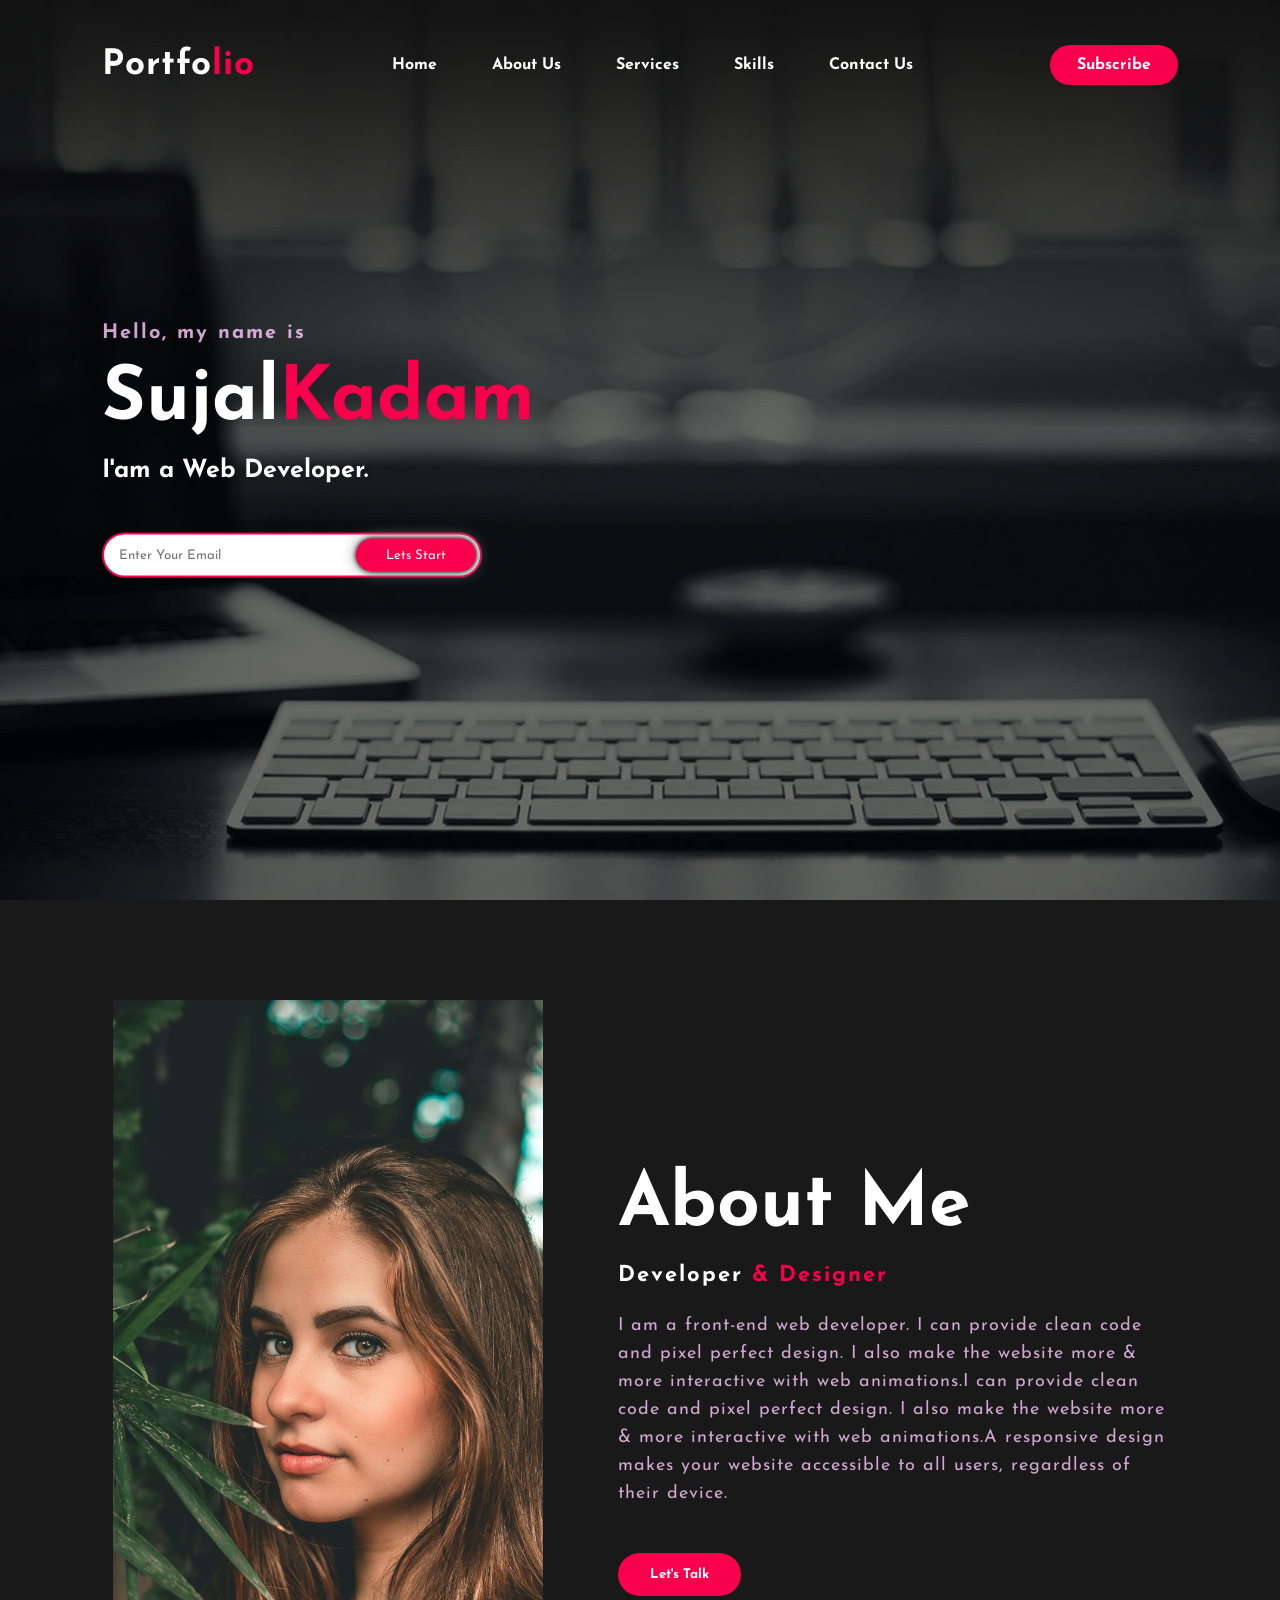
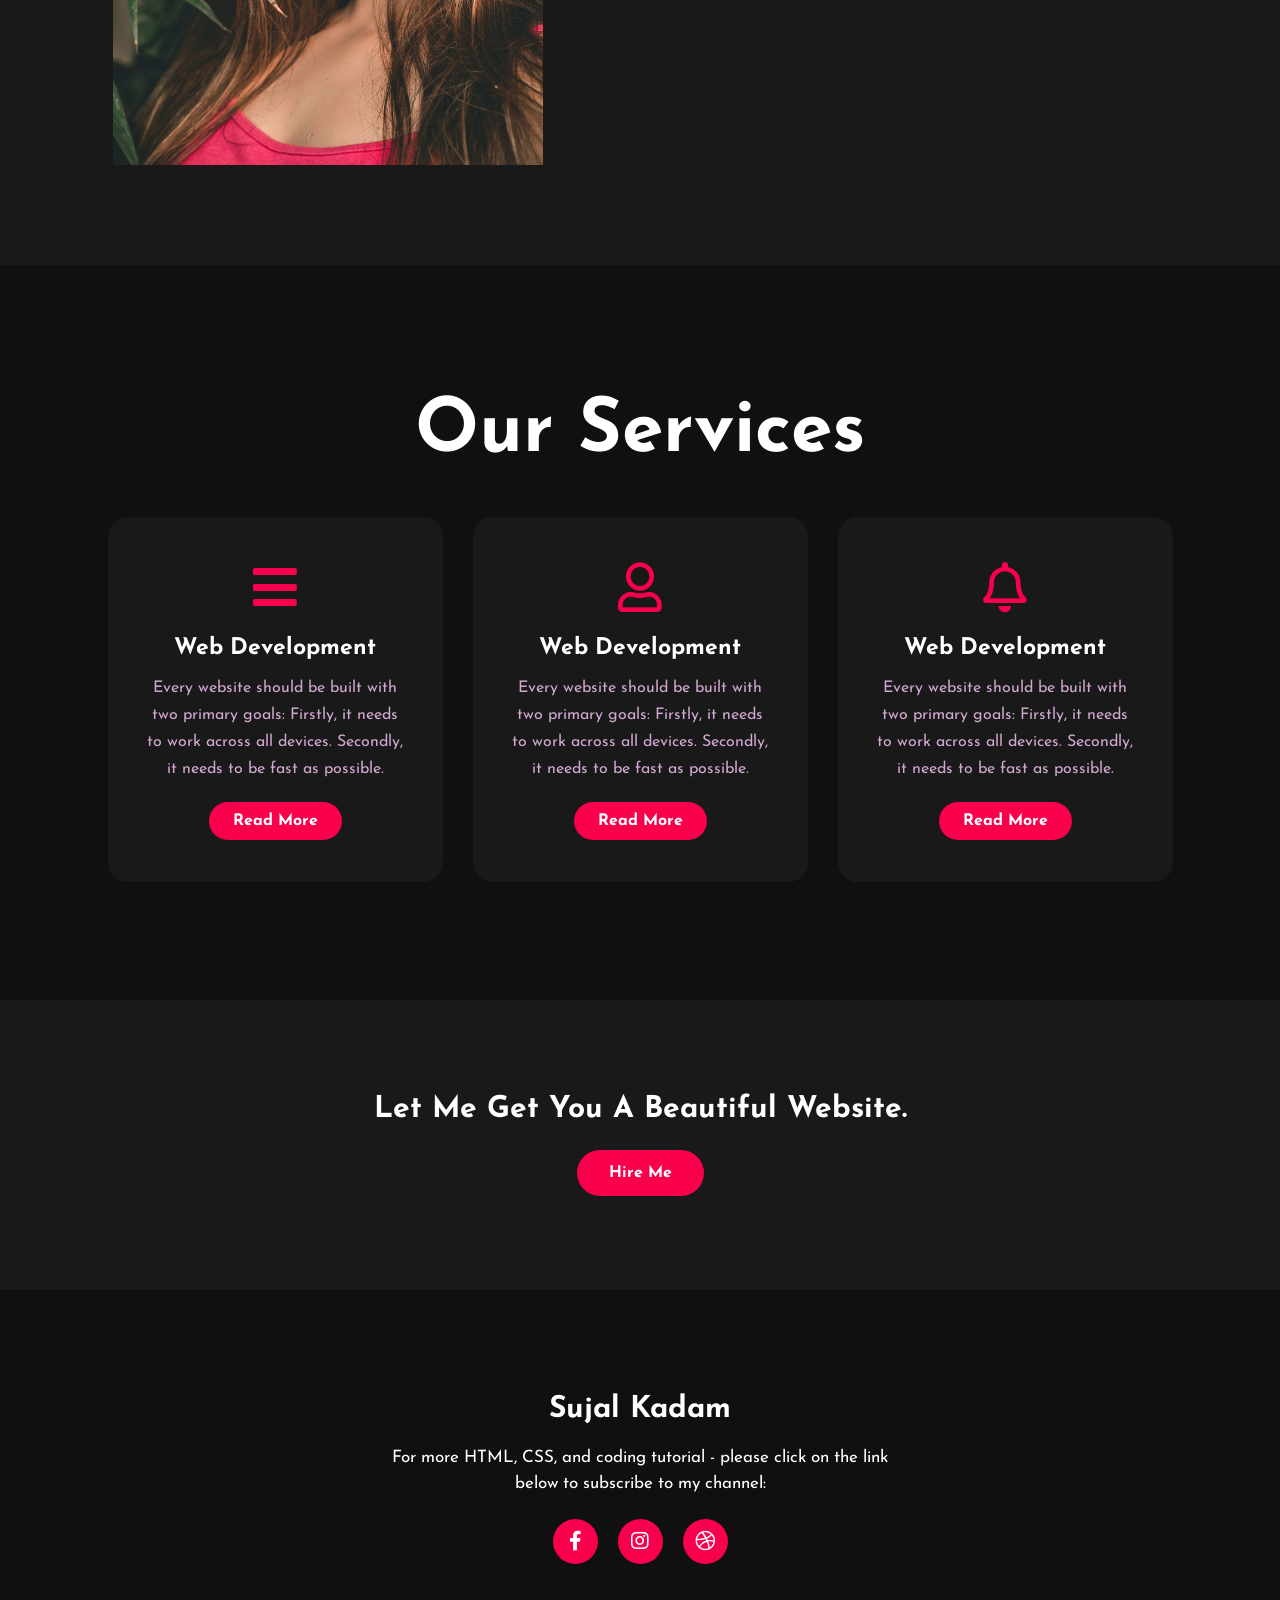
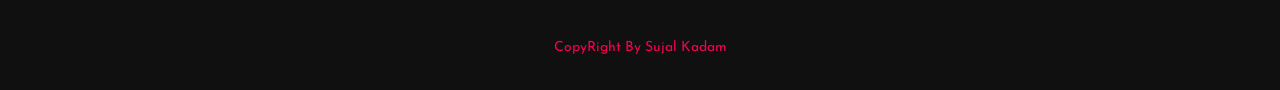
<file: Portfolio/index.html>
<!DOCTYPE html>
<html>
<head>
	<title>Portfolio website</title>
	<link rel="stylesheet" type="text/css" href="style.css">

	<link rel="preconnect" href="https://fonts.gstatic.com">
  <link href="https://fonts.googleapis.com/css2?family=Josefin+Sans:ital,wght@0,100;0,200;0,300;0,400;0,500;0,600;0,700;1,100;1,200;1,300;1,400;1,500;1,600;1,700&display=swap" rel="stylesheet">

  <link rel="stylesheet" href="https://cdnjs.cloudflare.com/ajax/libs/font-awesome/5.15.3/css/all.min.css" integrity="sha512-iBBXm8fW90+nuLcSKlbmrPcLa0OT92xO1BIsZ+ywDWZCvqsWgccV3gFoRBv0z+8dLJgyAHIhR35VZc2oM/gI1w==" crossorigin="anonymous" referrerpolicy="no-referrer" />

</head>
<body>
	<!----hero Section start---->

	<div class="hero">
		<nav>
			<h2 class="logo">Portfo<span>lio</span></h2>
			<ul>
				<li><a href="#">Home</a></li>
				<li><a href="#">About Us</a></li>
				<li><a href="#">Services</a></li>
				<li><a href="#">Skills</a></li>
				<li><a href="#">Contact Us</a></li>
			</ul>
			<a href="#" class="btn">Subscribe</a>
		</nav>

		<div class="content">
			<h4>Hello, my name is</h4>
			<h1>Sujal<span>Kadam</span></h1>
			<h3>I'am a Web Developer.</h3>
			<div class="newslatter">
				<form>
					<input type="email" name="email" id="mail" placeholder="Enter Your Email">
					<input type="submit" name="submit" value="Lets Start">
				</form>
			</div>
		</div>
	</div>

	<!----About section start---->
	<section class="about">
		<div class="main">
			<img src="img/main-img.jpg">
			<div class="about-text">
				<h2>About Me</h2>
				<h5>Developer <span>& Designer</span></h5>
				<p>I am a front-end web developer. I can provide clean code and pixel perfect design. I also make the website more & more interactive with web animations.I can provide clean code and pixel perfect design. I also make the website more & more interactive with web animations.A responsive design makes your website accessible to all users, regardless of their device.</p>
				<button type="button">Let's Talk</button>
			</div>
		</div>
	</section>

	<!-----service section start----------->
	<div class="service">
		<div class="title">
			<h2>Our Services</h2>
		</div>

		<div class="box">
			<div class="card">
				<i class="fas fa-bars"></i>
				<h5>Web Development</h5>
				<div class="pra">
					<p>Every website should be built with two primary goals: Firstly, it needs to work across all devices. Secondly, it needs to be fast as possible.</p>

					<p style="text-align: center;">
						<a class="button" href="#">Read More</a>
					</p>
				</div>
			</div>

			<div class="card">
				<i class="far fa-user"></i>
				<h5>Web Development</h5>
				<div class="pra">
					<p>Every website should be built with two primary goals: Firstly, it needs to work across all devices. Secondly, it needs to be fast as possible.</p>

					<p style="text-align: center;">
						<a class="button" href="#">Read More</a>
					</p>
				</div>
			</div>

			<div class="card">
				<i class="far fa-bell"></i>
				<h5>Web Development</h5>
				<div class="pra">
					<p>Every website should be built with two primary goals: Firstly, it needs to work across all devices. Secondly, it needs to be fast as possible.</p>

					<p style="text-align: center;">
						<a class="button" href="#">Read More</a>
					</p>
				</div>
			</div>
		</div>
	</div>

	<!------Contact Me------>
	<div class="contact-me">
		<p>Let Me Get You A Beautiful Website.</p>
		<a class="button-two" href="#">Hire Me</a>
	</div>

	<!------footer start--------->
	<footer>
		<p>Sujal Kadam</p>
		<p>For more HTML, CSS, and coding tutorial - please click on the link below to subscribe to my channel:</p>
		<div class="social">
			<a href="#"><i class="fab fa-facebook-f"></i></a>
			<a href="#"><i class="fab fa-instagram"></i></a>
			<a href="#"><i class="fab fa-dribbble"></i></a>
		</div>
		<p class="end">CopyRight By Sujal Kadam</p>
	</footer>
</body>
</html>
</file>
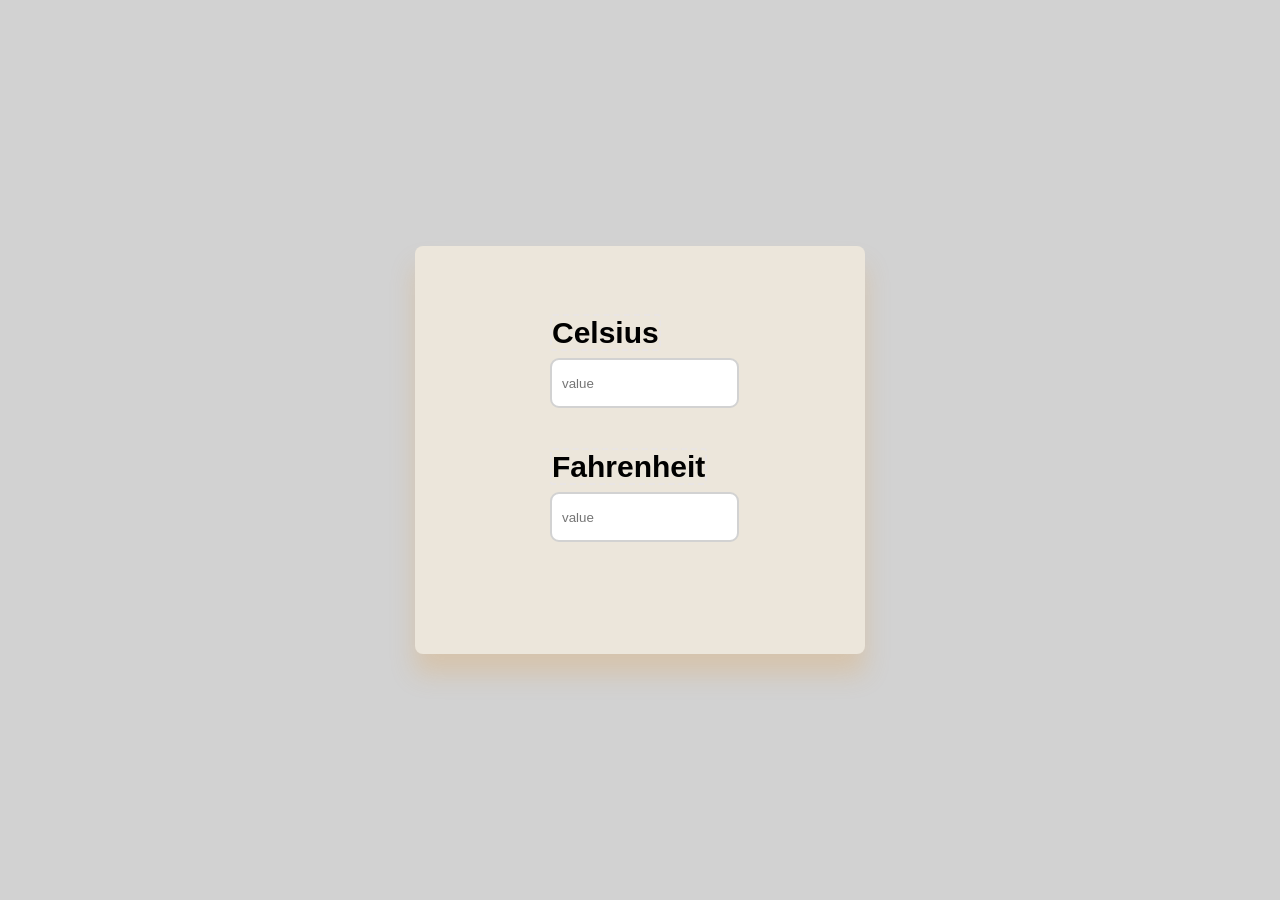
<file: Temprature/temprature.html>
<!DOCTYPE html>
<html lang="en">

<head>
    <meta charset="UTF-8">
    <meta http-equiv="X-UA-Compatible" content="IE=edge">
    <meta name="viewport" content="width=device-width, initial-scale=1.0">
    <title>Temperature Conversion - Sagar Developer</title>
    <link rel="stylesheet" href="temprature.css">
</head>

<body>
    <div class="container">
        <div class="input_box">
            <label for="celsius">Celsius</label>
            <input type="number" id="celsius" oninput="celToFar()" placeholder="value">
        </div>
        <div class="input_box">
            <label for="fahrenheit">Fahrenheit</label>
            <input type="number" id="fahrenheit" oninput="farToCel()" placeholder="value">
        </div>
    </div>
    <script src="temprature.js"></script>

</body>

</html>
</file>
<file: Portfolio/style.css>
*{
	padding: 0;
	margin: 0;
	font-family: 'Josefin Sans', sans-serif;
	box-sizing: border-box;
}
.hero{
	height: 100vh;
	width: 100%;
	background-image: url(img/background.jpg);
	background-size: cover;
	background-position: center;
}
nav{
	display: flex;
	align-items: center;
	justify-content: space-between;
	padding-top: 45px;
	padding-left: 8%;
	padding-right: 8%;
}
.logo{
	color: white;
	font-size: 35px;
	letter-spacing: 1px;
	cursor: pointer;
}
span{
	color: #f9004d;
}
nav ul li{
	list-style-type: none;
	display: inline-block;
	padding: 10px  25px;
}
nav ul li a{
	color: white;
	text-decoration: none;
	font-weight: bold;
	text-transform: capitalize;
}
nav ul li a:hover{
	color: #f9004d;
	transition: .4s;
}
.btn{
	background-color:#f9004d;
	color: white;
	text-decoration: none;
	border: 2px solid transparent;
	font-weight: bold;
	padding: 10px 25px;
	border-radius: 30px;
	transition: transform .4s; 
}
.btn:hover{
	transform: scale(1.2);
}
.content{
	position: absolute;
	top: 50%;
	left:8%;
	transform: translateY(-50%);
}
h1{
	color: white;
	margin: 20px 0px 20px;
	font-size: 75px;
}
h3{
	color: white;
	font-size: 25px;
	margin-bottom: 50px;
}
h4{
	color: #fcfc;
	letter-spacing: 2px;
	font-size: 20px;
}
.newslatter form{
	width: 380px;
	max-width: 100%;
	position: relative;
}
.newslatter form input:first-child{
	display: inline-block;
	width: 100%;
	padding: 14px 130px 14px 15px;
	border: 2px solid #f9004d;
	outline: none;
	border-radius: 30px;
}
.newslatter form input:last-child{
	position: absolute;
	display: inline-block;
	outline: none;
	border: none;
	padding: 10px 30px;
	border-radius: 30px;
	background-color:#f9004d;
	color: white;
	box-shadow: 0px 0px 5px #000, 0px 0px 15px #858585;
	top: 6px;
	right: 6px; 
}

.about{
	width: 100%;
	padding: 100px 0px;
	background-color: #191919;
}
.about img{
	height: auto;
	width: 430px;
}
.about-text{
	width: 550px;
}
.main{
	width: 1130px;
	max-width: 95%;
	margin: 0 auto;
	display: flex;
	align-items: center;
	justify-content: space-around;
}
.about-text h2{
	color: white;
	font-size: 75px;
	text-transform: capitalize;
	margin-bottom: 20px;
}
.about-text h5{
	color: white;
	letter-spacing: 2px;
	font-size: 22px;
	margin-bottom: 25px;
	text-transform: capitalize;
}
.about-text p{
	color: #fcfc;
	letter-spacing: 1px;
	line-height: 28px;
	font-size: 18px;
	margin-bottom: 45px;
}
button{
	background-color:#f9004d;
	color: white;
	text-decoration: none;
	border: 2px solid transparent;
	font-weight: bold;
	padding: 13px 30px;
	border-radius: 30px;
	transition: .4s; 
}
button:hover{
	background-color: transparent;
	border: 2px solid #f9004d;
	cursor: pointer;
}

.service{
	background: #101010;
	width: 100%;
	padding: 100px 0px;
}
.title h2{
	color: white;
	font-size: 75px;
	width: 1130px;
	margin: 30px auto;
	text-align: center;
}
.box{
	display: flex;
	justify-content: center;
	align-items: center;
	min-height: 400px;
}
.card{
	height: 365px;
	width: 335px;
	padding: 20px 35px;
	background: #191919;
	border-radius: 20px;
	margin: 15px;
	position: relative;
	overflow: hidden;
	text-align: center;
}
.card i{
	font-size: 50px;
	display: block;
	text-align: center;
	margin: 25px 0px;
	color: #f9004d;

}
h5{
	color: white;
	font-size: 23px;
	margin-bottom: 15px;
}
.pra p{
	color: #fcfc;
	font-size: 16px;
	line-height: 27px;
	margin-bottom: 25px;
}
.card .button{
	background-color:#f9004d;
	color: white;
	text-decoration: none;
	border: 2px solid transparent;
	font-weight: bold;
	padding: 9px 22px;
	border-radius: 30px;
	transition: .4s; 
}
.card .button:hover{
	background-color: transparent;
	border: 2px solid #f9004d;
	cursor: pointer;
}
.contact-me{
	width: 100%;
	height: 290px;
	background: #191919;
	display: flex;
	align-items: center;
	flex-direction: column;
	justify-content: center;
}
.contact-me p{
	color: white;
	font-size: 30px;
	font-weight: bold;
	margin-bottom: 25px;
}
.contact-me .button-two{
	background-color:#f9004d;
	color: white;
	text-decoration: none;
	border: 2px solid transparent;
	font-weight: bold;
	padding: 13px 30px;
	border-radius: 30px;
	transition: .4s; 
}
.contact-me .button-two:hover{
	background-color: transparent;
	border: 2px solid #f9004d;
	cursor: pointer;
}
footer{
	position: relative;
	width: 100%;
	height: 400px;
	background: #101010;
	display: flex;
	flex-direction: column;
	align-items: center;
	justify-content: center;
}
footer p:nth-child(1){
	font-size: 30px;
	color: white;
	margin-bottom: 20px;
	font-weight: bold;
}
footer p:nth-child(2){
	color: white;
	font-size: 17px;
	width: 500px;
	text-align: center;
	line-height: 26px;
}
.social{
	display: flex;
}
.social a{
	width: 45px;
	height: 45px;
	display: flex;
	align-items: center;
	justify-content: center;
	background:  #f9004d;
	border-radius: 50%;
	margin: 22px 10px;
	color: white;
	text-decoration: none;
	font-size: 20px;
}
.social a:hover{
	transform: scale(1.3);
	transition: .3s;
}
.end{
	position: absolute;
	color:#f9004d;
	bottom: 35px;
	font-size: 14px; 
}
</file>
<file: Temprature/temprature.css>
@import url('https://fonts.googleapis.com/css2?family=Baloo+2&display=swap');
* {
    padding: 0;
    margin: 0;
    box-sizing: border-box;
    font-family: 'Pattaya', sans-serif;
}

body {
    background-color: #d2d2d2;
}

.container {
    width: 450px;
    background-color: #ece6db;
    padding: 70px 40px;
    position: absolute;
    transform: translate(-50%, -50%);
    left: 50%;
    top: 50%;
    box-shadow: 0 20px 25px rgba(226, 156, 63, 0.25);
    border-radius: 8px;
    font-size: 18px;
}

.input_box {
    width: 51%;
    margin-left: 95px;
    margin-bottom: 42px;
}

label {
    font-size: 30px;
    font-weight: 600;
    border: 2px dashed #e9e5e5;
    border-radius: 3px;
}

input {
    width: 100%;
    height: 50px;
    border-radius: 9px;
    border: 2px solid #d2d2d2;
    outline: none;
    margin-top: 8px;
    padding: 0 10px;
}

input:focus {
    border: 2px dashed #d2d2d2;
    background-color: #d2d2d2;
}
</file>
